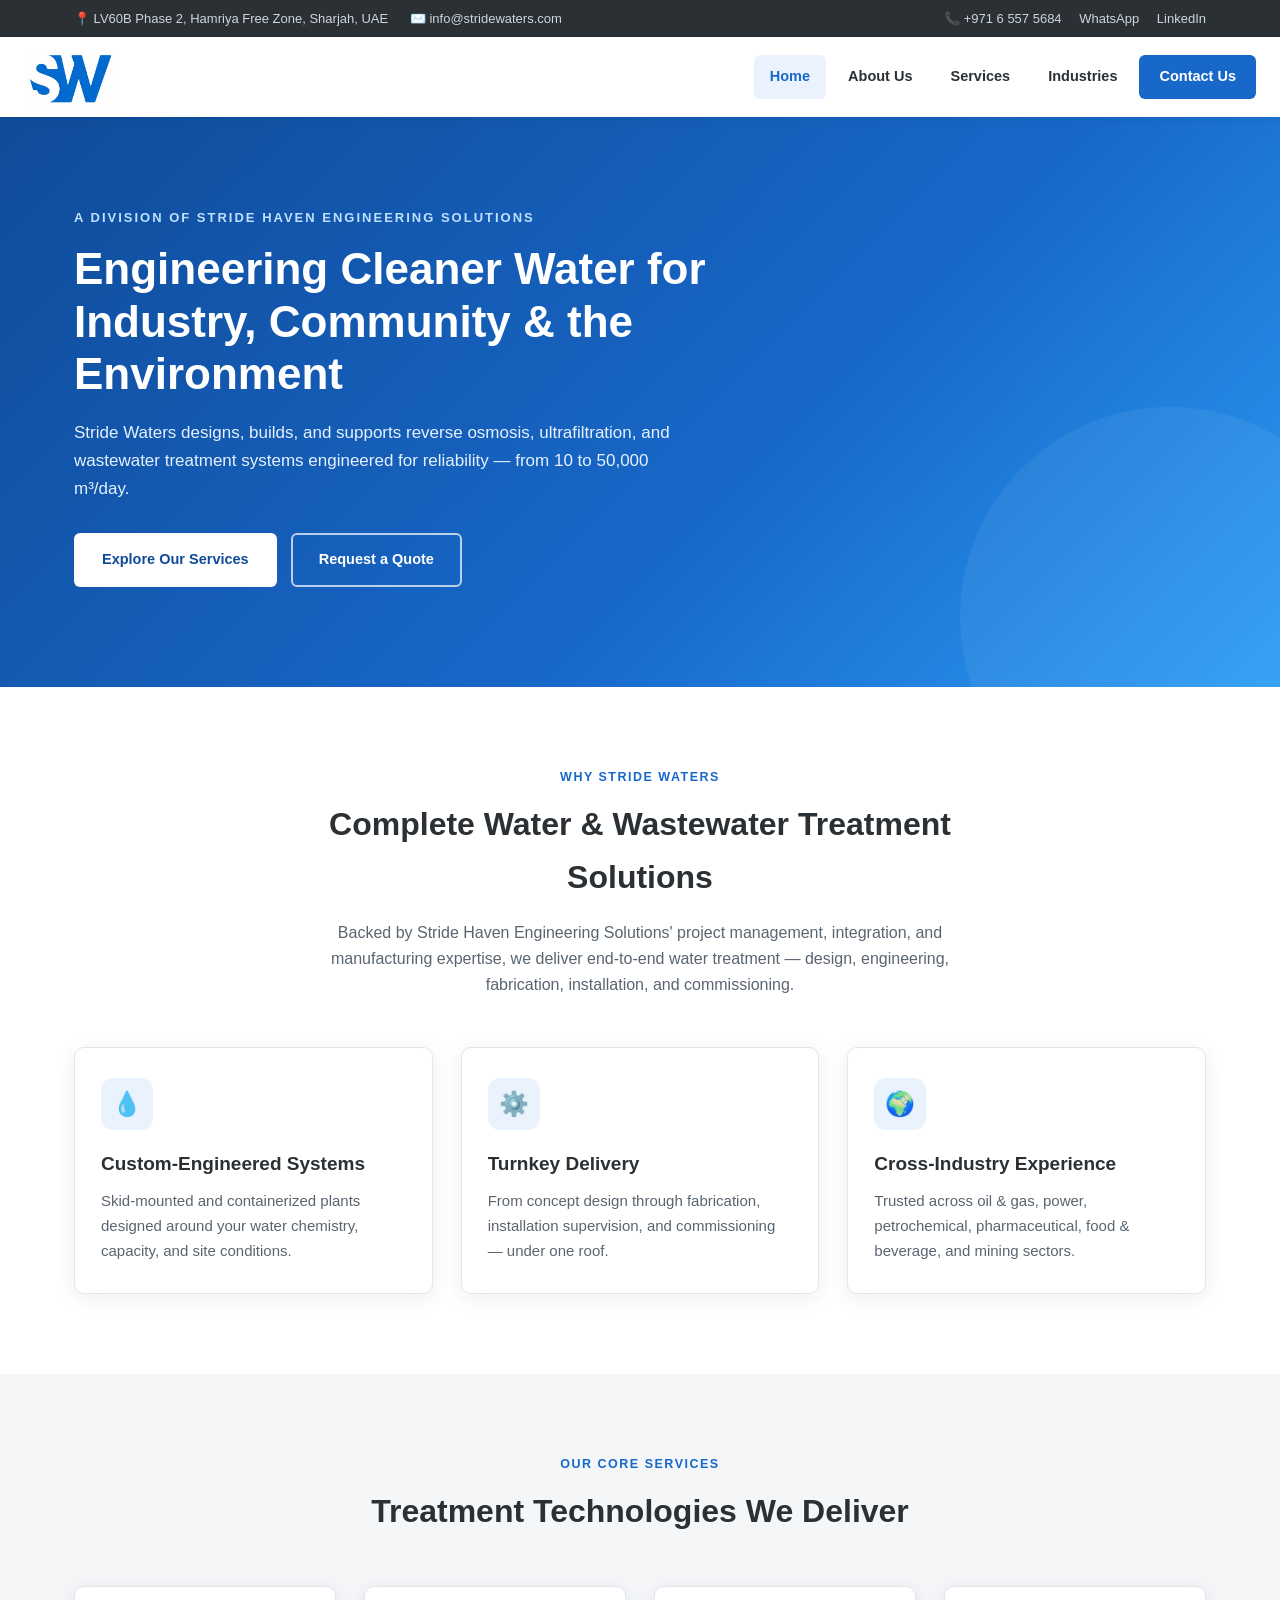
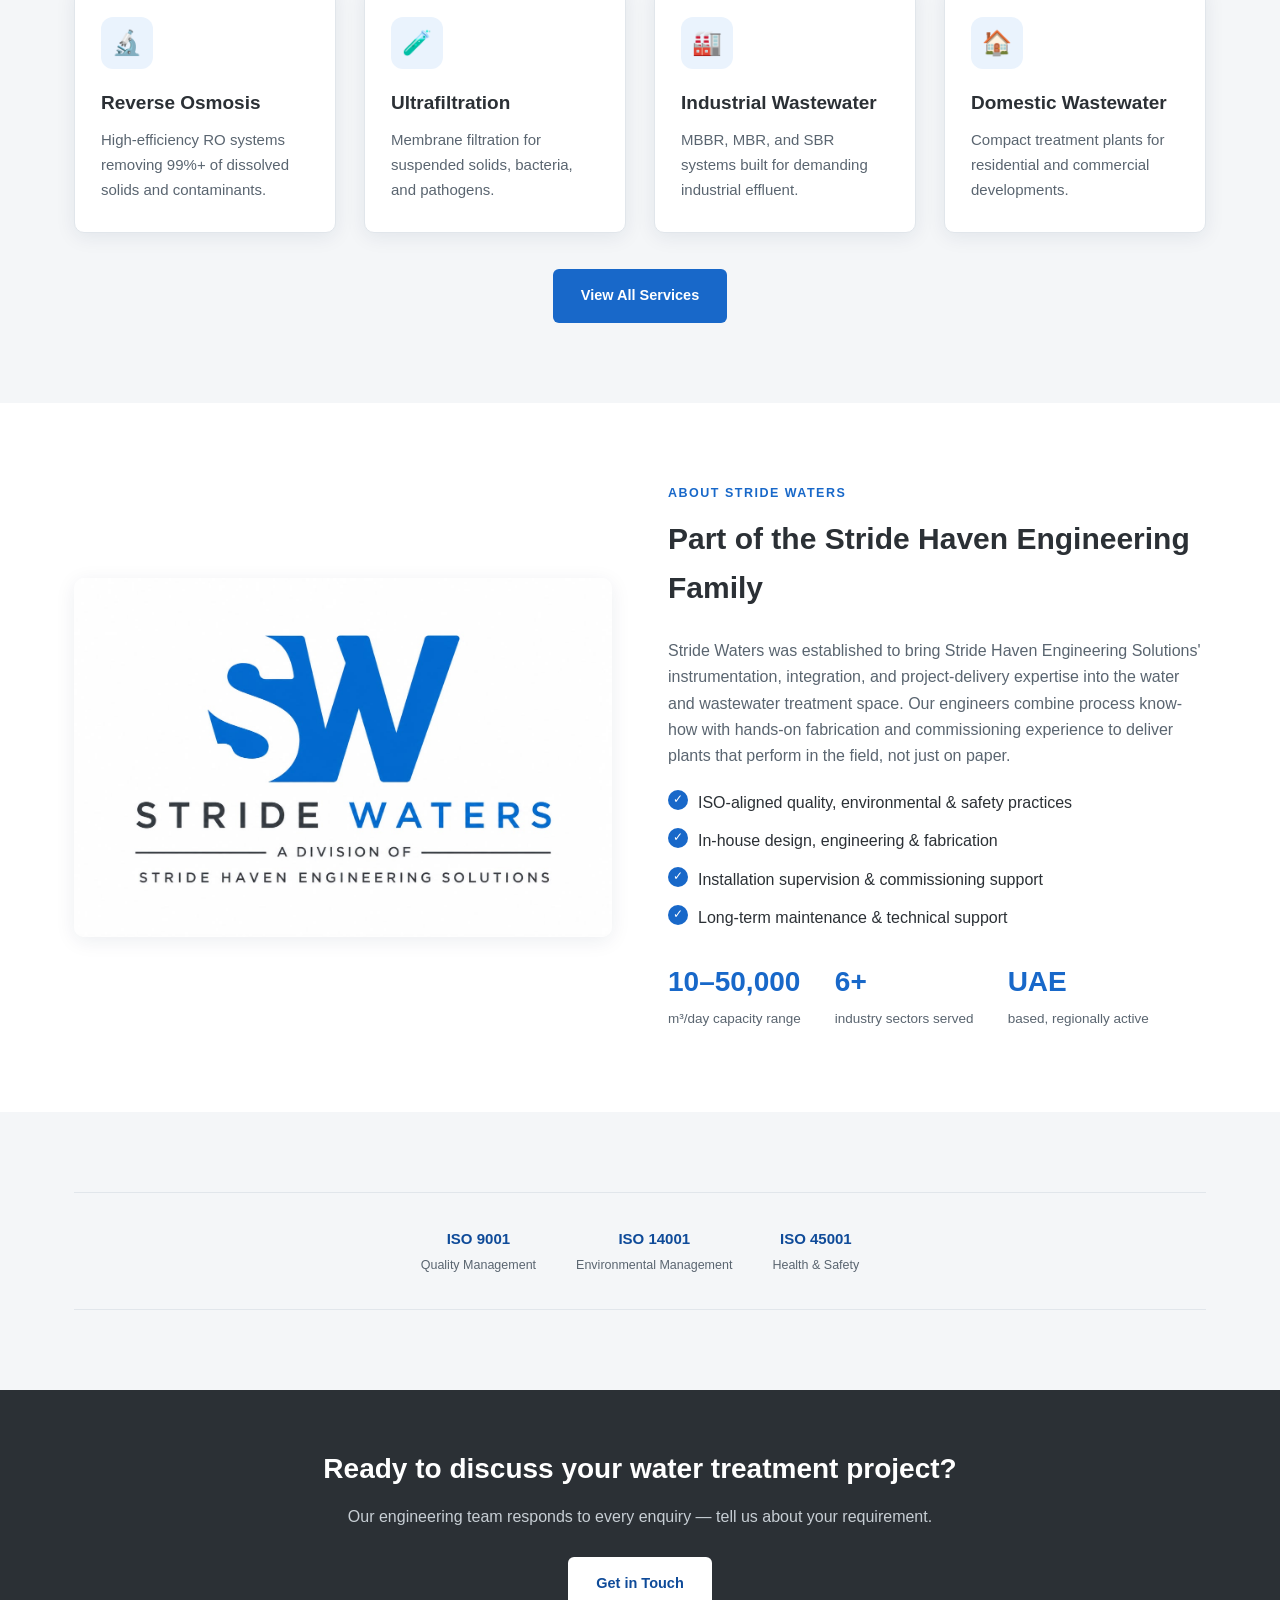
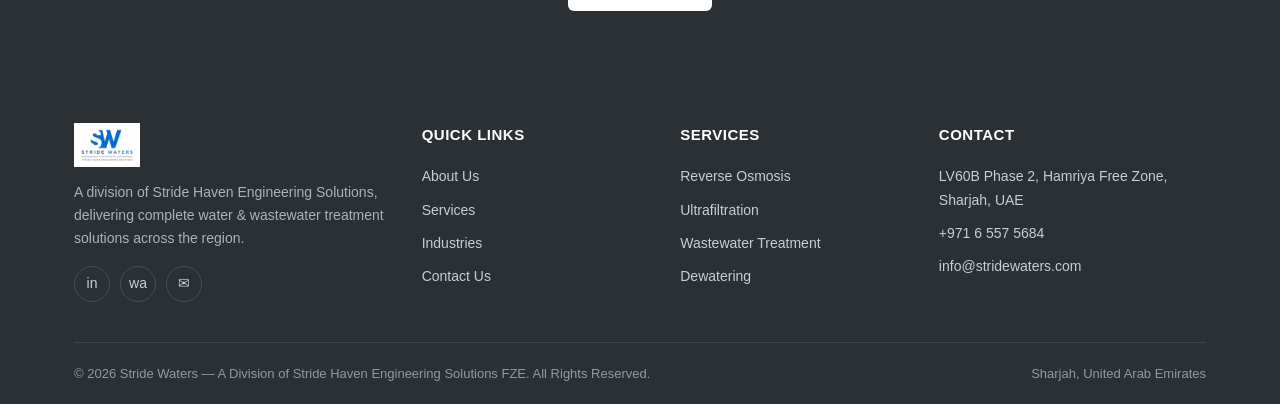
<file: index.html>
<!DOCTYPE html>
<html lang="en">
<head>
<meta charset="UTF-8">
<meta name="viewport" content="width=device-width, initial-scale=1.0">
<title>Stride Waters | Water &amp; Wastewater Treatment Solutions</title>
<meta name="description" content="Stride Waters, a division of Stride Haven Engineering Solutions, delivers reverse osmosis, ultrafiltration, and industrial wastewater treatment solutions across the UAE and beyond.">
<link rel="icon" href="assets/logo2.jpeg">
<link rel="stylesheet" href="styles.css">
</head>
<body>

<div class="topbar">
  <div class="container">
    <div class="topbar-links">
      <span>📍 LV60B Phase 2, Hamriya Free Zone, Sharjah, UAE</span>
      <span>✉️ <a href="mailto:info@stridewaters.com">info@stridewaters.com</a></span>
    </div>
    <div class="topbar-social">
      <a href="tel:+97165575684">📞 +971 6 557 5684</a>
      <a href="https://wa.me/971502446652" target="_blank" rel="noopener">WhatsApp</a>
      <a href="https://www.linkedin.com/company/stride-haven-engineering-solutions/" target="_blank" rel="noopener">LinkedIn</a>
    </div>
  </div>
</div>

<header class="site-header">
  <div class="nav-wrap">
    <a href="index.html" class="brand">
      <img src="assets/logo2.jpeg" alt="Stride Waters logo">
    </a>
    <nav class="main-nav">
      <ul>
        <li><a href="index.html" class="active">Home</a></li>
        <li><a href="about.html">About Us</a></li>
        <li><a href="services.html">Services</a></li>
        <li><a href="industries.html">Industries</a></li>
        <li><a href="contact.html" class="nav-cta">Contact Us</a></li>
      </ul>
    </nav>
  </div>
</header>

<section class="hero">
  <div class="container">
    <div class="hero-eyebrow">A Division of Stride Haven Engineering Solutions</div>
    <h1>Engineering Cleaner Water for Industry, Community &amp; the Environment</h1>
    <p>Stride Waters designs, builds, and supports reverse osmosis, ultrafiltration, and wastewater treatment systems engineered for reliability — from 10 to 50,000 m³/day.</p>
    <div class="hero-buttons">
      <a href="services.html" class="btn btn-primary">Explore Our Services</a>
      <a href="contact.html" class="btn btn-outline">Request a Quote</a>
    </div>
  </div>
</section>

<section>
  <div class="container">
    <div class="section-head">
      <div class="section-eyebrow">Why Stride Waters</div>
      <h2>Complete Water &amp; Wastewater Treatment Solutions</h2>
      <p>Backed by Stride Haven Engineering Solutions' project management, integration, and manufacturing expertise, we deliver end-to-end water treatment — design, engineering, fabrication, installation, and commissioning.</p>
    </div>
    <div class="grid grid-3">
      <div class="card">
        <div class="icon">💧</div>
        <h3>Custom-Engineered Systems</h3>
        <p>Skid-mounted and containerized plants designed around your water chemistry, capacity, and site conditions.</p>
      </div>
      <div class="card">
        <div class="icon">⚙️</div>
        <h3>Turnkey Delivery</h3>
        <p>From concept design through fabrication, installation supervision, and commissioning — under one roof.</p>
      </div>
      <div class="card">
        <div class="icon">🌍</div>
        <h3>Cross-Industry Experience</h3>
        <p>Trusted across oil &amp; gas, power, petrochemical, pharmaceutical, food &amp; beverage, and mining sectors.</p>
      </div>
    </div>
  </div>
</section>

<section class="section-alt">
  <div class="container">
    <div class="section-head">
      <div class="section-eyebrow">Our Core Services</div>
      <h2>Treatment Technologies We Deliver</h2>
    </div>
    <div class="grid grid-4">
      <div class="card">
        <div class="icon">🔬</div>
        <h3>Reverse Osmosis</h3>
        <p>High-efficiency RO systems removing 99%+ of dissolved solids and contaminants.</p>
      </div>
      <div class="card">
        <div class="icon">🧪</div>
        <h3>Ultrafiltration</h3>
        <p>Membrane filtration for suspended solids, bacteria, and pathogens.</p>
      </div>
      <div class="card">
        <div class="icon">🏭</div>
        <h3>Industrial Wastewater</h3>
        <p>MBBR, MBR, and SBR systems built for demanding industrial effluent.</p>
      </div>
      <div class="card">
        <div class="icon">🏠</div>
        <h3>Domestic Wastewater</h3>
        <p>Compact treatment plants for residential and commercial developments.</p>
      </div>
    </div>
    <div style="text-align:center; margin-top: 36px;">
      <a href="services.html" class="btn btn-solid">View All Services</a>
    </div>
  </div>
</section>

<section>
  <div class="container split">
    <div>
      <img src="assets/logo.jpeg" alt="Stride Waters">
    </div>
    <div>
      <div class="section-eyebrow">About Stride Waters</div>
      <h2>Part of the Stride Haven Engineering Family</h2>
      <p>Stride Waters was established to bring Stride Haven Engineering Solutions' instrumentation, integration, and project-delivery expertise into the water and wastewater treatment space. Our engineers combine process know-how with hands-on fabrication and commissioning experience to deliver plants that perform in the field, not just on paper.</p>
      <ul class="check-list">
        <li>ISO-aligned quality, environmental &amp; safety practices</li>
        <li>In-house design, engineering &amp; fabrication</li>
        <li>Installation supervision &amp; commissioning support</li>
        <li>Long-term maintenance &amp; technical support</li>
      </ul>
      <div class="stat-row">
        <div class="stat"><strong>10–50,000</strong><span>m³/day capacity range</span></div>
        <div class="stat"><strong>6+</strong><span>industry sectors served</span></div>
        <div class="stat"><strong>UAE</strong><span>based, regionally active</span></div>
      </div>
    </div>
  </div>
</section>

<section class="section-alt">
  <div class="container">
    <div class="cert-strip">
      <div class="cert">ISO 9001<span>Quality Management</span></div>
      <div class="cert">ISO 14001<span>Environmental Management</span></div>
      <div class="cert">ISO 45001<span>Health &amp; Safety</span></div>
    </div>
  </div>
</section>

<section class="cta-band">
  <div class="container">
    <h2>Ready to discuss your water treatment project?</h2>
    <p>Our engineering team responds to every enquiry — tell us about your requirement.</p>
    <a href="contact.html" class="btn btn-primary">Get in Touch</a>
  </div>
</section>

<footer class="site-footer">
  <div class="container">
    <div class="footer-grid">
      <div class="brand-block">
        <img src="assets/logo.jpeg" alt="Stride Waters">
        <p>A division of Stride Haven Engineering Solutions, delivering complete water &amp; wastewater treatment solutions across the region.</p>
        <div class="footer-social">
          <a href="https://www.linkedin.com/company/stride-haven-engineering-solutions/" target="_blank" rel="noopener">in</a>
          <a href="https://wa.me/971502446652" target="_blank" rel="noopener">wa</a>
          <a href="mailto:info@stridewaters.com">✉</a>
        </div>
      </div>
      <div>
        <h4>Quick Links</h4>
        <ul>
          <li><a href="about.html">About Us</a></li>
          <li><a href="services.html">Services</a></li>
          <li><a href="industries.html">Industries</a></li>
          <li><a href="contact.html">Contact Us</a></li>
        </ul>
      </div>
      <div>
        <h4>Services</h4>
        <ul>
          <li><a href="services.html">Reverse Osmosis</a></li>
          <li><a href="services.html">Ultrafiltration</a></li>
          <li><a href="services.html">Wastewater Treatment</a></li>
          <li><a href="services.html">Dewatering</a></li>
        </ul>
      </div>
      <div>
        <h4>Contact</h4>
        <ul>
          <li>LV60B Phase 2, Hamriya Free Zone, Sharjah, UAE</li>
          <li><a href="tel:+97165575684">+971 6 557 5684</a></li>
          <li><a href="mailto:info@stridewaters.com">info@stridewaters.com</a></li>
        </ul>
      </div>
    </div>
    <div class="footer-bottom">
      <span>© 2026 Stride Waters — A Division of Stride Haven Engineering Solutions FZE. All Rights Reserved.</span>
      <span>Sharjah, United Arab Emirates</span>
    </div>
  </div>
</footer>

</body>
</html>
</file>
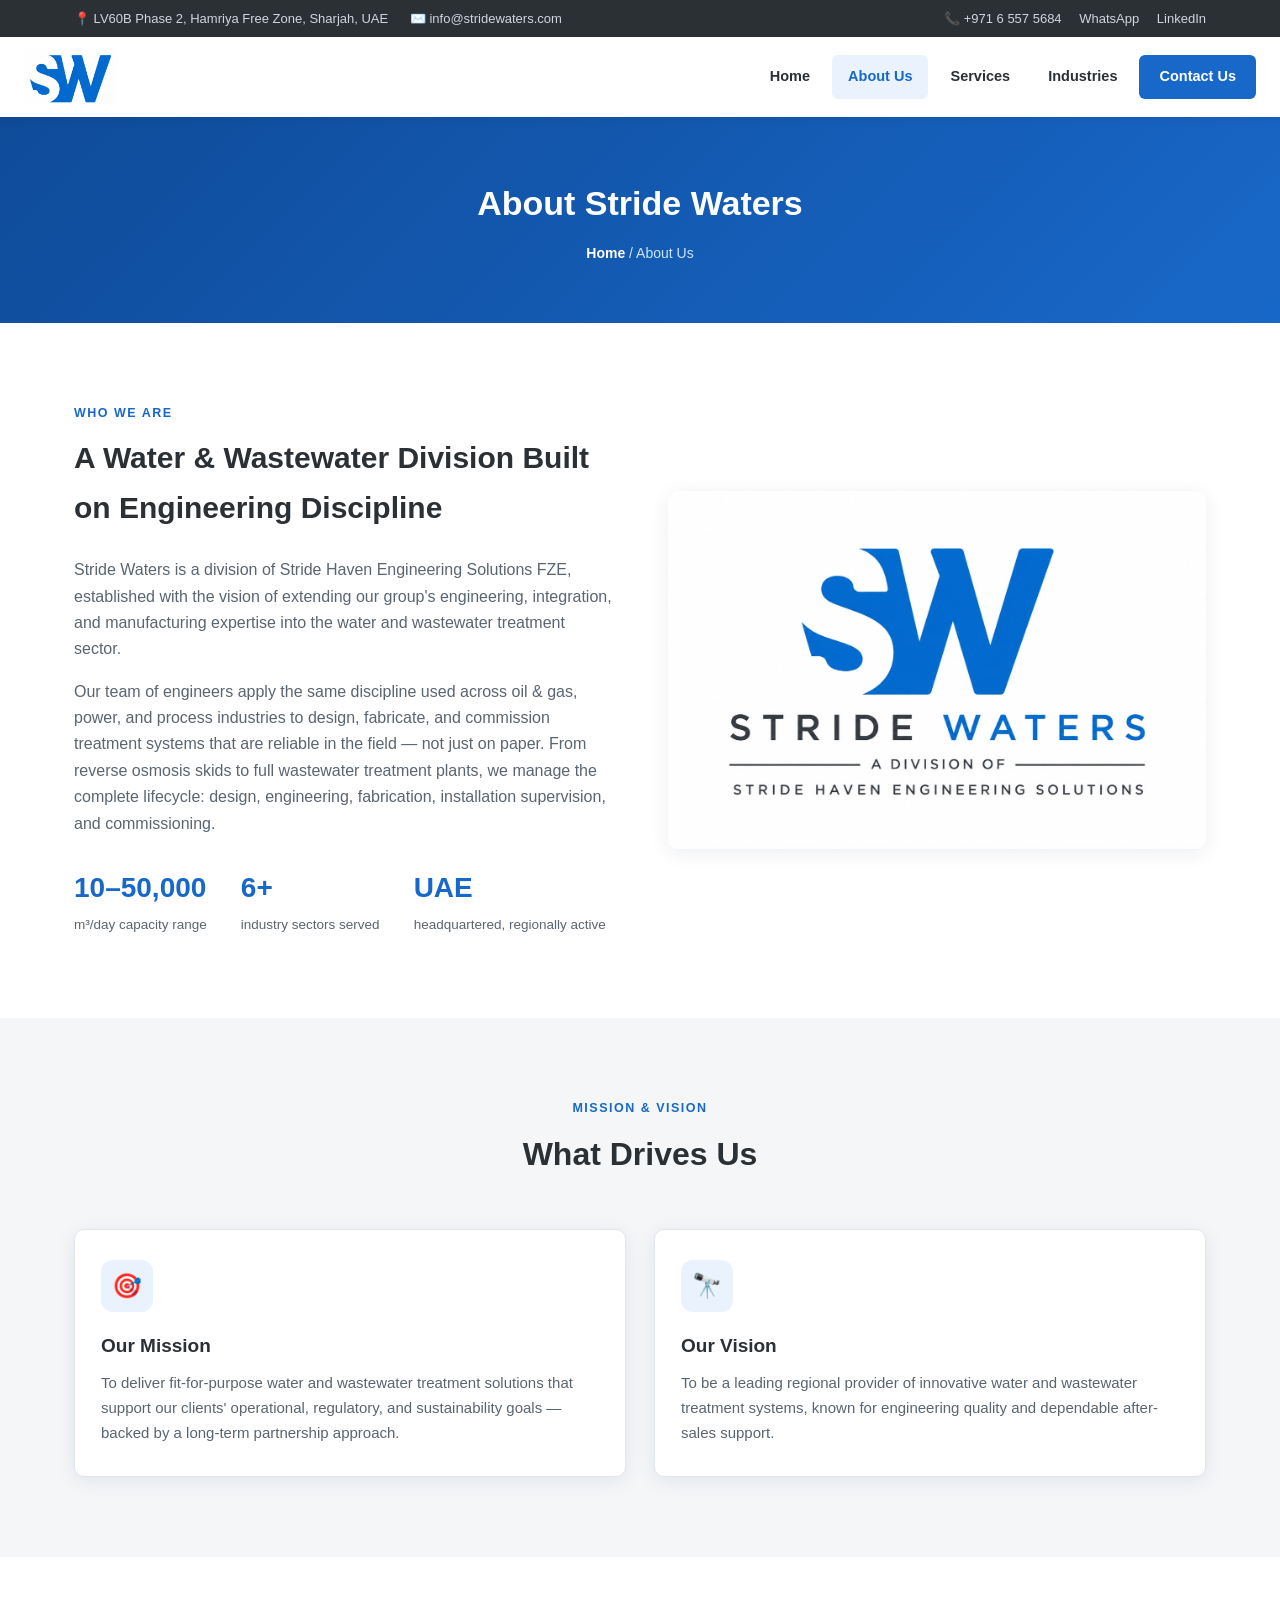
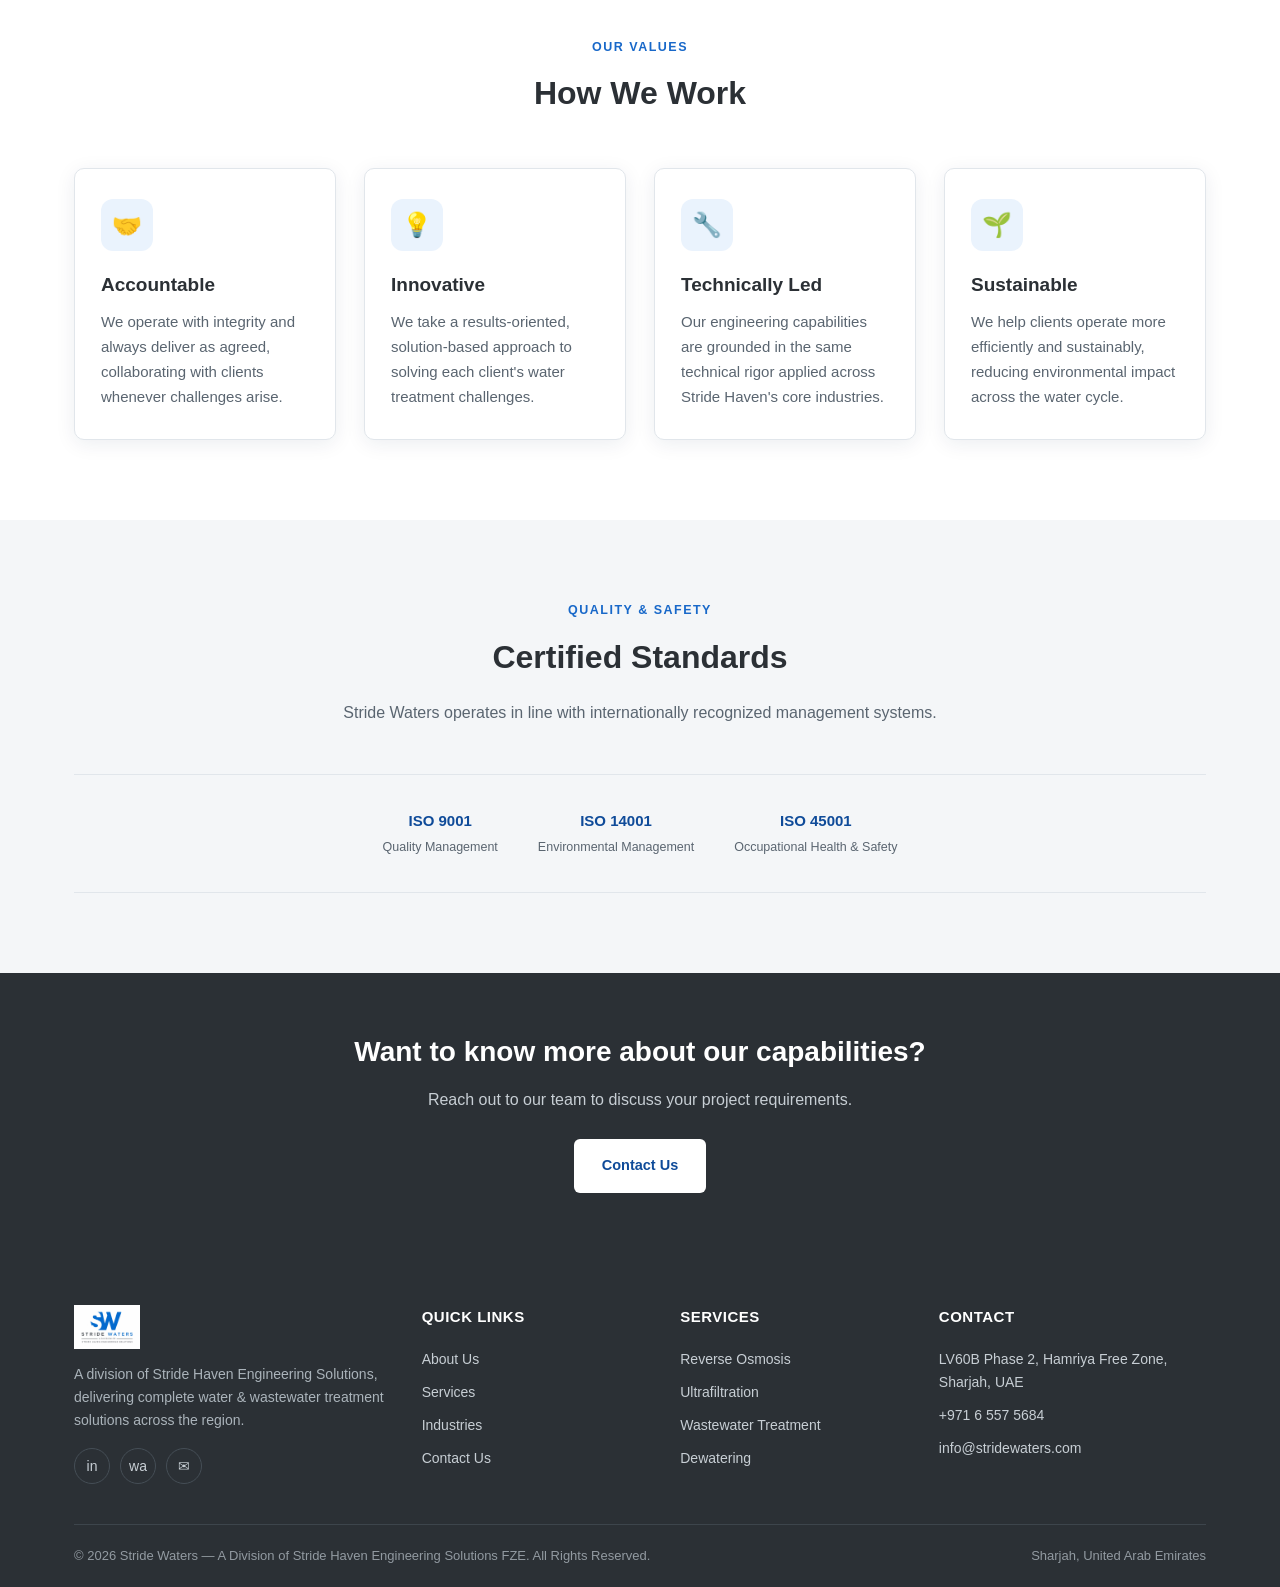
<file: about.html>
<!DOCTYPE html>
<html lang="en">
<head>
<meta charset="UTF-8">
<meta name="viewport" content="width=device-width, initial-scale=1.0">
<title>About Us | Stride Waters</title>
<meta name="description" content="Learn about Stride Waters, a division of Stride Haven Engineering Solutions, and our mission to deliver reliable water and wastewater treatment solutions.">
<link rel="icon" href="assets/logo2.jpeg">
<link rel="stylesheet" href="styles.css">
</head>
<body>

<div class="topbar">
  <div class="container">
    <div class="topbar-links">
      <span>📍 LV60B Phase 2, Hamriya Free Zone, Sharjah, UAE</span>
      <span>✉️ <a href="mailto:info@stridewaters.com">info@stridewaters.com</a></span>
    </div>
    <div class="topbar-social">
      <a href="tel:+97165575684">📞 +971 6 557 5684</a>
      <a href="https://wa.me/971502446652" target="_blank" rel="noopener">WhatsApp</a>
      <a href="https://www.linkedin.com/company/stride-haven-engineering-solutions/" target="_blank" rel="noopener">LinkedIn</a>
    </div>
  </div>
</div>

<header class="site-header">
  <div class="nav-wrap">
    <a href="index.html" class="brand">
      <img src="assets/logo2.jpeg" alt="Stride Waters logo">
    </a>
    <nav class="main-nav">
      <ul>
        <li><a href="index.html">Home</a></li>
        <li><a href="about.html" class="active">About Us</a></li>
        <li><a href="services.html">Services</a></li>
        <li><a href="industries.html">Industries</a></li>
        <li><a href="contact.html" class="nav-cta">Contact Us</a></li>
      </ul>
    </nav>
  </div>
</header>

<section class="page-header">
  <div class="container">
    <h1>About Stride Waters</h1>
    <div class="breadcrumb"><a href="index.html">Home</a> / About Us</div>
  </div>
</section>

<section>
  <div class="container split">
    <div>
      <div class="section-eyebrow">Who We Are</div>
      <h2>A Water &amp; Wastewater Division Built on Engineering Discipline</h2>
      <p>Stride Waters is a division of Stride Haven Engineering Solutions FZE, established with the vision of extending our group's engineering, integration, and manufacturing expertise into the water and wastewater treatment sector.</p>
      <p>Our team of engineers apply the same discipline used across oil &amp; gas, power, and process industries to design, fabricate, and commission treatment systems that are reliable in the field — not just on paper. From reverse osmosis skids to full wastewater treatment plants, we manage the complete lifecycle: design, engineering, fabrication, installation supervision, and commissioning.</p>
      <div class="stat-row">
        <div class="stat"><strong>10–50,000</strong><span>m³/day capacity range</span></div>
        <div class="stat"><strong>6+</strong><span>industry sectors served</span></div>
        <div class="stat"><strong>UAE</strong><span>headquartered, regionally active</span></div>
      </div>
    </div>
    <div>
      <img src="assets/logo.jpeg" alt="Stride Waters logo">
    </div>
  </div>
</section>

<section class="section-alt">
  <div class="container">
    <div class="section-head">
      <div class="section-eyebrow">Mission &amp; Vision</div>
      <h2>What Drives Us</h2>
    </div>
    <div class="grid grid-2">
      <div class="card">
        <div class="icon">🎯</div>
        <h3>Our Mission</h3>
        <p>To deliver fit-for-purpose water and wastewater treatment solutions that support our clients' operational, regulatory, and sustainability goals — backed by a long-term partnership approach.</p>
      </div>
      <div class="card">
        <div class="icon">🔭</div>
        <h3>Our Vision</h3>
        <p>To be a leading regional provider of innovative water and wastewater treatment systems, known for engineering quality and dependable after-sales support.</p>
      </div>
    </div>
  </div>
</section>

<section>
  <div class="container">
    <div class="section-head">
      <div class="section-eyebrow">Our Values</div>
      <h2>How We Work</h2>
    </div>
    <div class="grid grid-4">
      <div class="card">
        <div class="icon">🤝</div>
        <h3>Accountable</h3>
        <p>We operate with integrity and always deliver as agreed, collaborating with clients whenever challenges arise.</p>
      </div>
      <div class="card">
        <div class="icon">💡</div>
        <h3>Innovative</h3>
        <p>We take a results-oriented, solution-based approach to solving each client's water treatment challenges.</p>
      </div>
      <div class="card">
        <div class="icon">🔧</div>
        <h3>Technically Led</h3>
        <p>Our engineering capabilities are grounded in the same technical rigor applied across Stride Haven's core industries.</p>
      </div>
      <div class="card">
        <div class="icon">🌱</div>
        <h3>Sustainable</h3>
        <p>We help clients operate more efficiently and sustainably, reducing environmental impact across the water cycle.</p>
      </div>
    </div>
  </div>
</section>

<section class="section-alt">
  <div class="container">
    <div class="section-head">
      <div class="section-eyebrow">Quality &amp; Safety</div>
      <h2>Certified Standards</h2>
      <p>Stride Waters operates in line with internationally recognized management systems.</p>
    </div>
    <div class="cert-strip">
      <div class="cert">ISO 9001<span>Quality Management</span></div>
      <div class="cert">ISO 14001<span>Environmental Management</span></div>
      <div class="cert">ISO 45001<span>Occupational Health &amp; Safety</span></div>
    </div>
  </div>
</section>

<section class="cta-band">
  <div class="container">
    <h2>Want to know more about our capabilities?</h2>
    <p>Reach out to our team to discuss your project requirements.</p>
    <a href="contact.html" class="btn btn-primary">Contact Us</a>
  </div>
</section>

<footer class="site-footer">
  <div class="container">
    <div class="footer-grid">
      <div class="brand-block">
        <img src="assets/logo.jpeg" alt="Stride Waters">
        <p>A division of Stride Haven Engineering Solutions, delivering complete water &amp; wastewater treatment solutions across the region.</p>
        <div class="footer-social">
          <a href="https://www.linkedin.com/company/stride-haven-engineering-solutions/" target="_blank" rel="noopener">in</a>
          <a href="https://wa.me/971502446652" target="_blank" rel="noopener">wa</a>
          <a href="mailto:info@stridewaters.com">✉</a>
        </div>
      </div>
      <div>
        <h4>Quick Links</h4>
        <ul>
          <li><a href="about.html">About Us</a></li>
          <li><a href="services.html">Services</a></li>
          <li><a href="industries.html">Industries</a></li>
          <li><a href="contact.html">Contact Us</a></li>
        </ul>
      </div>
      <div>
        <h4>Services</h4>
        <ul>
          <li><a href="services.html">Reverse Osmosis</a></li>
          <li><a href="services.html">Ultrafiltration</a></li>
          <li><a href="services.html">Wastewater Treatment</a></li>
          <li><a href="services.html">Dewatering</a></li>
        </ul>
      </div>
      <div>
        <h4>Contact</h4>
        <ul>
          <li>LV60B Phase 2, Hamriya Free Zone, Sharjah, UAE</li>
          <li><a href="tel:+97165575684">+971 6 557 5684</a></li>
          <li><a href="mailto:info@stridewaters.com">info@stridewaters.com</a></li>
        </ul>
      </div>
    </div>
    <div class="footer-bottom">
      <span>© 2026 Stride Waters — A Division of Stride Haven Engineering Solutions FZE. All Rights Reserved.</span>
      <span>Sharjah, United Arab Emirates</span>
    </div>
  </div>
</footer>

</body>
</html>
</file>
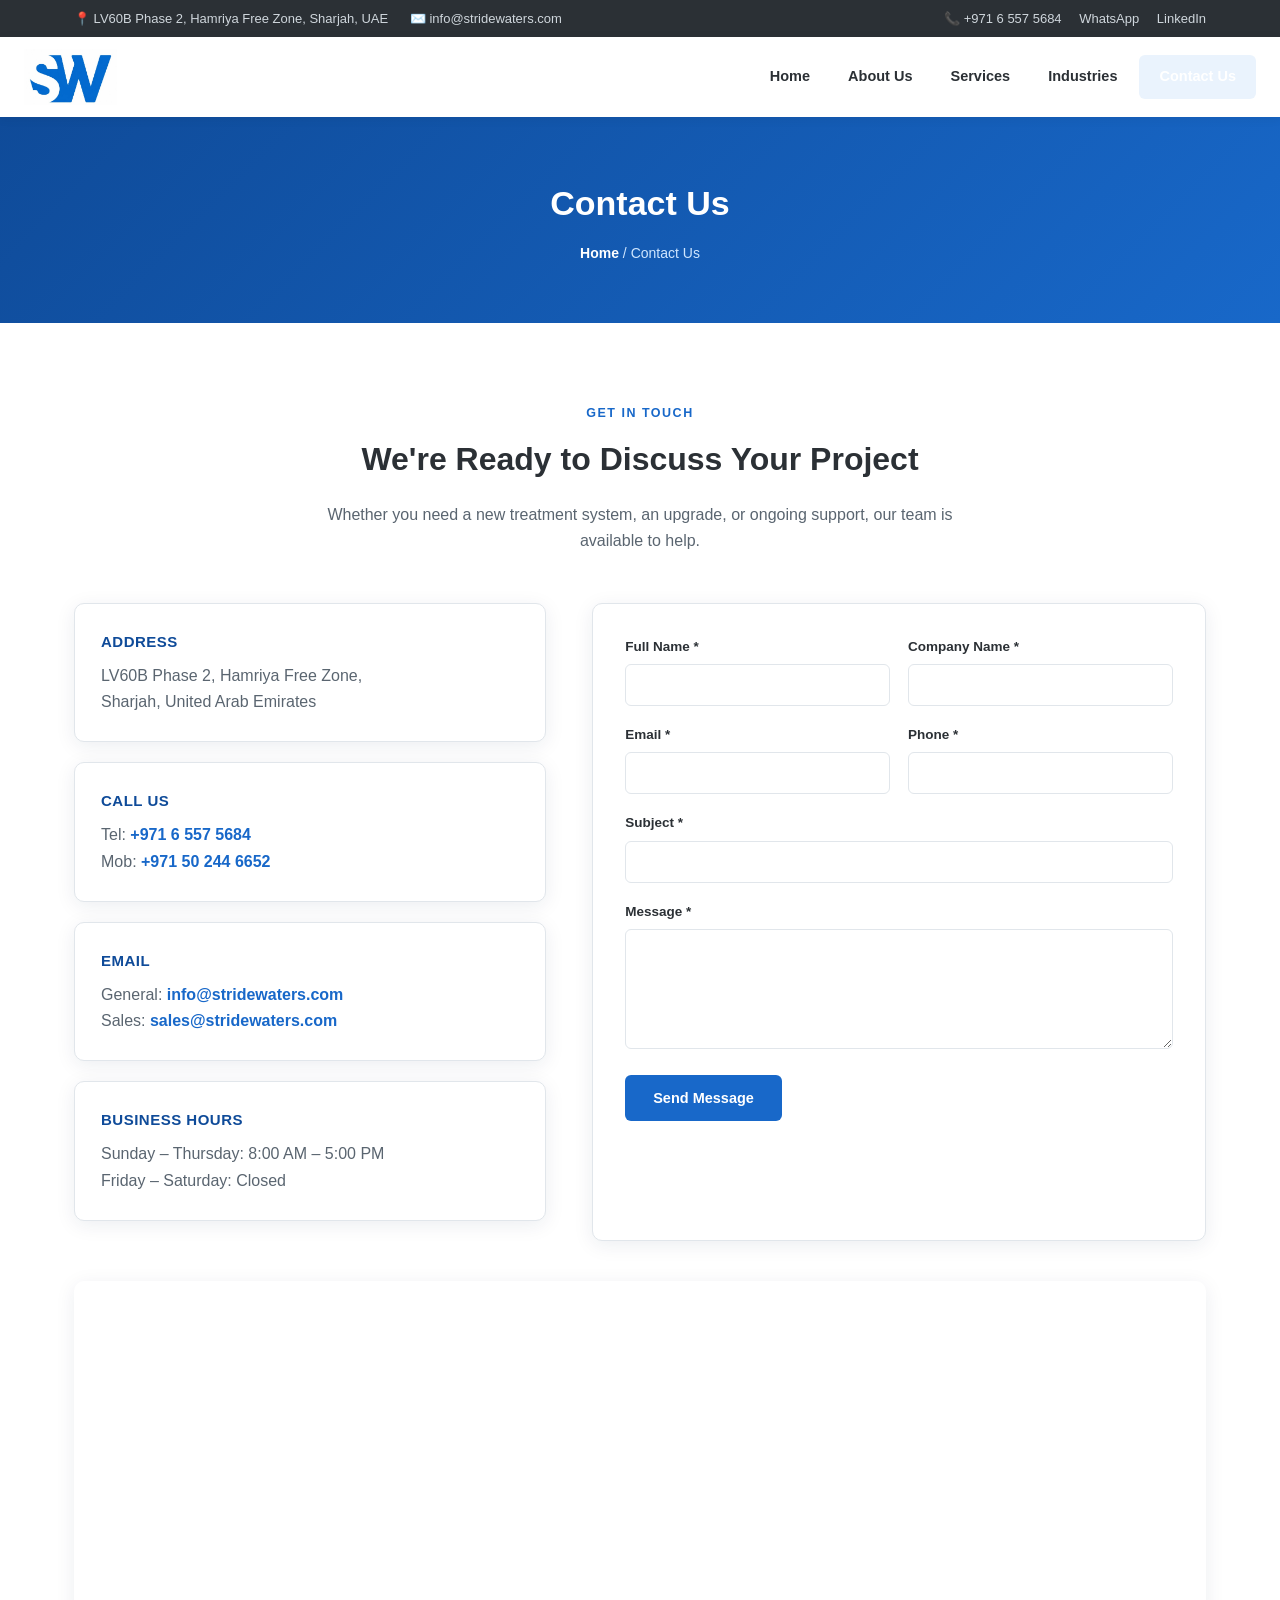
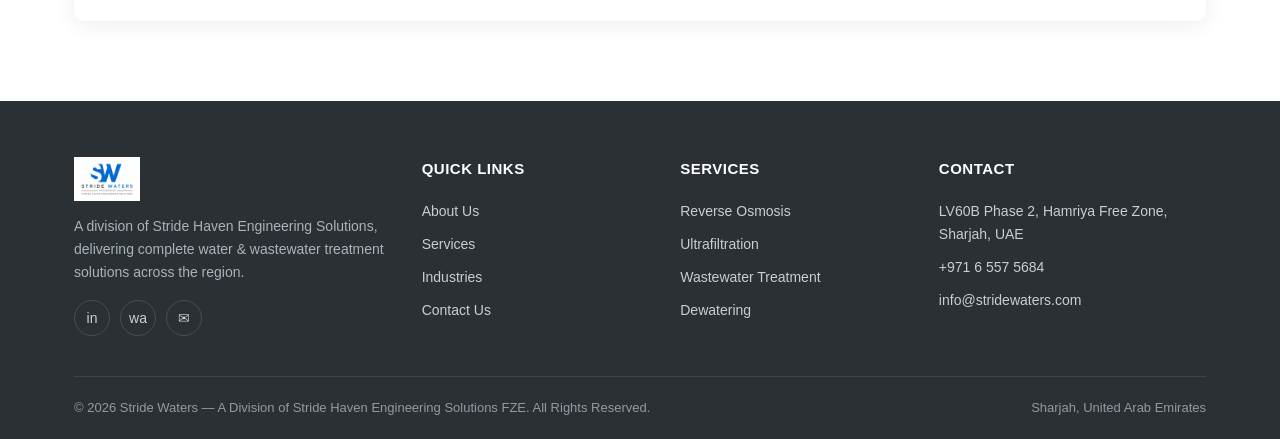
<file: contact.html>
<!DOCTYPE html>
<html lang="en">
<head>
<meta charset="UTF-8">
<meta name="viewport" content="width=device-width, initial-scale=1.0">
<title>Contact Us | Stride Waters</title>
<meta name="description" content="Contact Stride Waters, a division of Stride Haven Engineering Solutions FZE, based in Hamriya Free Zone, Sharjah, UAE.">
<link rel="icon" href="assets/logo2.jpeg">
<link rel="stylesheet" href="styles.css">
</head>
<body>

<div class="topbar">
  <div class="container">
    <div class="topbar-links">
      <span>📍 LV60B Phase 2, Hamriya Free Zone, Sharjah, UAE</span>
      <span>✉️ <a href="mailto:info@stridewaters.com">info@stridewaters.com</a></span>
    </div>
    <div class="topbar-social">
      <a href="tel:+97165575684">📞 +971 6 557 5684</a>
      <a href="https://wa.me/971502446652" target="_blank" rel="noopener">WhatsApp</a>
      <a href="https://www.linkedin.com/company/stride-haven-engineering-solutions/" target="_blank" rel="noopener">LinkedIn</a>
    </div>
  </div>
</div>

<header class="site-header">
  <div class="nav-wrap">
    <a href="index.html" class="brand">
      <img src="assets/logo2.jpeg" alt="Stride Waters logo">
    </a>
    <nav class="main-nav">
      <ul>
        <li><a href="index.html">Home</a></li>
        <li><a href="about.html">About Us</a></li>
        <li><a href="services.html">Services</a></li>
        <li><a href="industries.html">Industries</a></li>
        <li><a href="contact.html" class="nav-cta active">Contact Us</a></li>
      </ul>
    </nav>
  </div>
</header>

<section class="page-header">
  <div class="container">
    <h1>Contact Us</h1>
    <div class="breadcrumb"><a href="index.html">Home</a> / Contact Us</div>
  </div>
</section>

<section>
  <div class="container">
    <div class="section-head">
      <div class="section-eyebrow">Get In Touch</div>
      <h2>We're Ready to Discuss Your Project</h2>
      <p>Whether you need a new treatment system, an upgrade, or ongoing support, our team is available to help.</p>
    </div>

    <div class="contact-grid">
      <div>
        <div class="contact-info-card">
          <h4>Address</h4>
          <p>LV60B Phase 2, Hamriya Free Zone,<br>Sharjah, United Arab Emirates</p>
        </div>
        <div class="contact-info-card">
          <h4>Call Us</h4>
          <p>Tel: <a href="tel:+97165575684">+971 6 557 5684</a><br>Mob: <a href="tel:+971502446652">+971 50 244 6652</a></p>
        </div>
        <div class="contact-info-card">
          <h4>Email</h4>
          <p>General: <a href="mailto:info@stridewaters.com">info@stridewaters.com</a><br>Sales: <a href="mailto:sales@stridewaters.com">sales@stridewaters.com</a></p>
        </div>
        <div class="contact-info-card">
          <h4>Business Hours</h4>
          <p>Sunday – Thursday: 8:00 AM – 5:00 PM<br>Friday – Saturday: Closed</p>
        </div>
      </div>

      <form class="contact-form" onsubmit="return false;">
        <div class="form-row">
          <div>
            <label for="name">Full Name *</label>
            <input type="text" id="name" name="name" required>
          </div>
          <div>
            <label for="company">Company Name *</label>
            <input type="text" id="company" name="company" required>
          </div>
        </div>
        <div class="form-row">
          <div>
            <label for="email">Email *</label>
            <input type="email" id="email" name="email" required>
          </div>
          <div>
            <label for="phone">Phone *</label>
            <input type="tel" id="phone" name="phone" required>
          </div>
        </div>
        <div class="form-row full">
          <div>
            <label for="subject">Subject *</label>
            <input type="text" id="subject" name="subject" required>
          </div>
        </div>
        <div class="form-row full">
          <div>
            <label for="message">Message *</label>
            <textarea id="message" name="message" required></textarea>
          </div>
        </div>
        <button type="submit" class="btn btn-solid">Send Message</button>
      </form>
    </div>

    <div class="map-embed">
      <iframe src="https://www.google.com/maps/embed?pb=!1m14!1m8!1m3!1d14412.085441058933!2d55.5732231!3d25.4375494!3m2!1i1024!2i768!4f13.1!3m3!1m2!1s0x0%3A0xbd1603e41651f293!2sStride%20Haven%20Engineering%20Solutions%20FZE!5e0!3m2!1sen!2sin!4v1611843066038!5m2!1sen!2sin" loading="lazy" referrerpolicy="no-referrer-when-downgrade" allowfullscreen></iframe>
    </div>
  </div>
</section>

<footer class="site-footer">
  <div class="container">
    <div class="footer-grid">
      <div class="brand-block">
        <img src="assets/logo.jpeg" alt="Stride Waters">
        <p>A division of Stride Haven Engineering Solutions, delivering complete water &amp; wastewater treatment solutions across the region.</p>
        <div class="footer-social">
          <a href="https://www.linkedin.com/company/stride-haven-engineering-solutions/" target="_blank" rel="noopener">in</a>
          <a href="https://wa.me/971502446652" target="_blank" rel="noopener">wa</a>
          <a href="mailto:info@stridewaters.com">✉</a>
        </div>
      </div>
      <div>
        <h4>Quick Links</h4>
        <ul>
          <li><a href="about.html">About Us</a></li>
          <li><a href="services.html">Services</a></li>
          <li><a href="industries.html">Industries</a></li>
          <li><a href="contact.html">Contact Us</a></li>
        </ul>
      </div>
      <div>
        <h4>Services</h4>
        <ul>
          <li><a href="services.html">Reverse Osmosis</a></li>
          <li><a href="services.html">Ultrafiltration</a></li>
          <li><a href="services.html">Wastewater Treatment</a></li>
          <li><a href="services.html">Dewatering</a></li>
        </ul>
      </div>
      <div>
        <h4>Contact</h4>
        <ul>
          <li>LV60B Phase 2, Hamriya Free Zone, Sharjah, UAE</li>
          <li><a href="tel:+97165575684">+971 6 557 5684</a></li>
          <li><a href="mailto:info@stridewaters.com">info@stridewaters.com</a></li>
        </ul>
      </div>
    </div>
    <div class="footer-bottom">
      <span>© 2026 Stride Waters — A Division of Stride Haven Engineering Solutions FZE. All Rights Reserved.</span>
      <span>Sharjah, United Arab Emirates</span>
    </div>
  </div>
</footer>

</body>
</html>
</file>
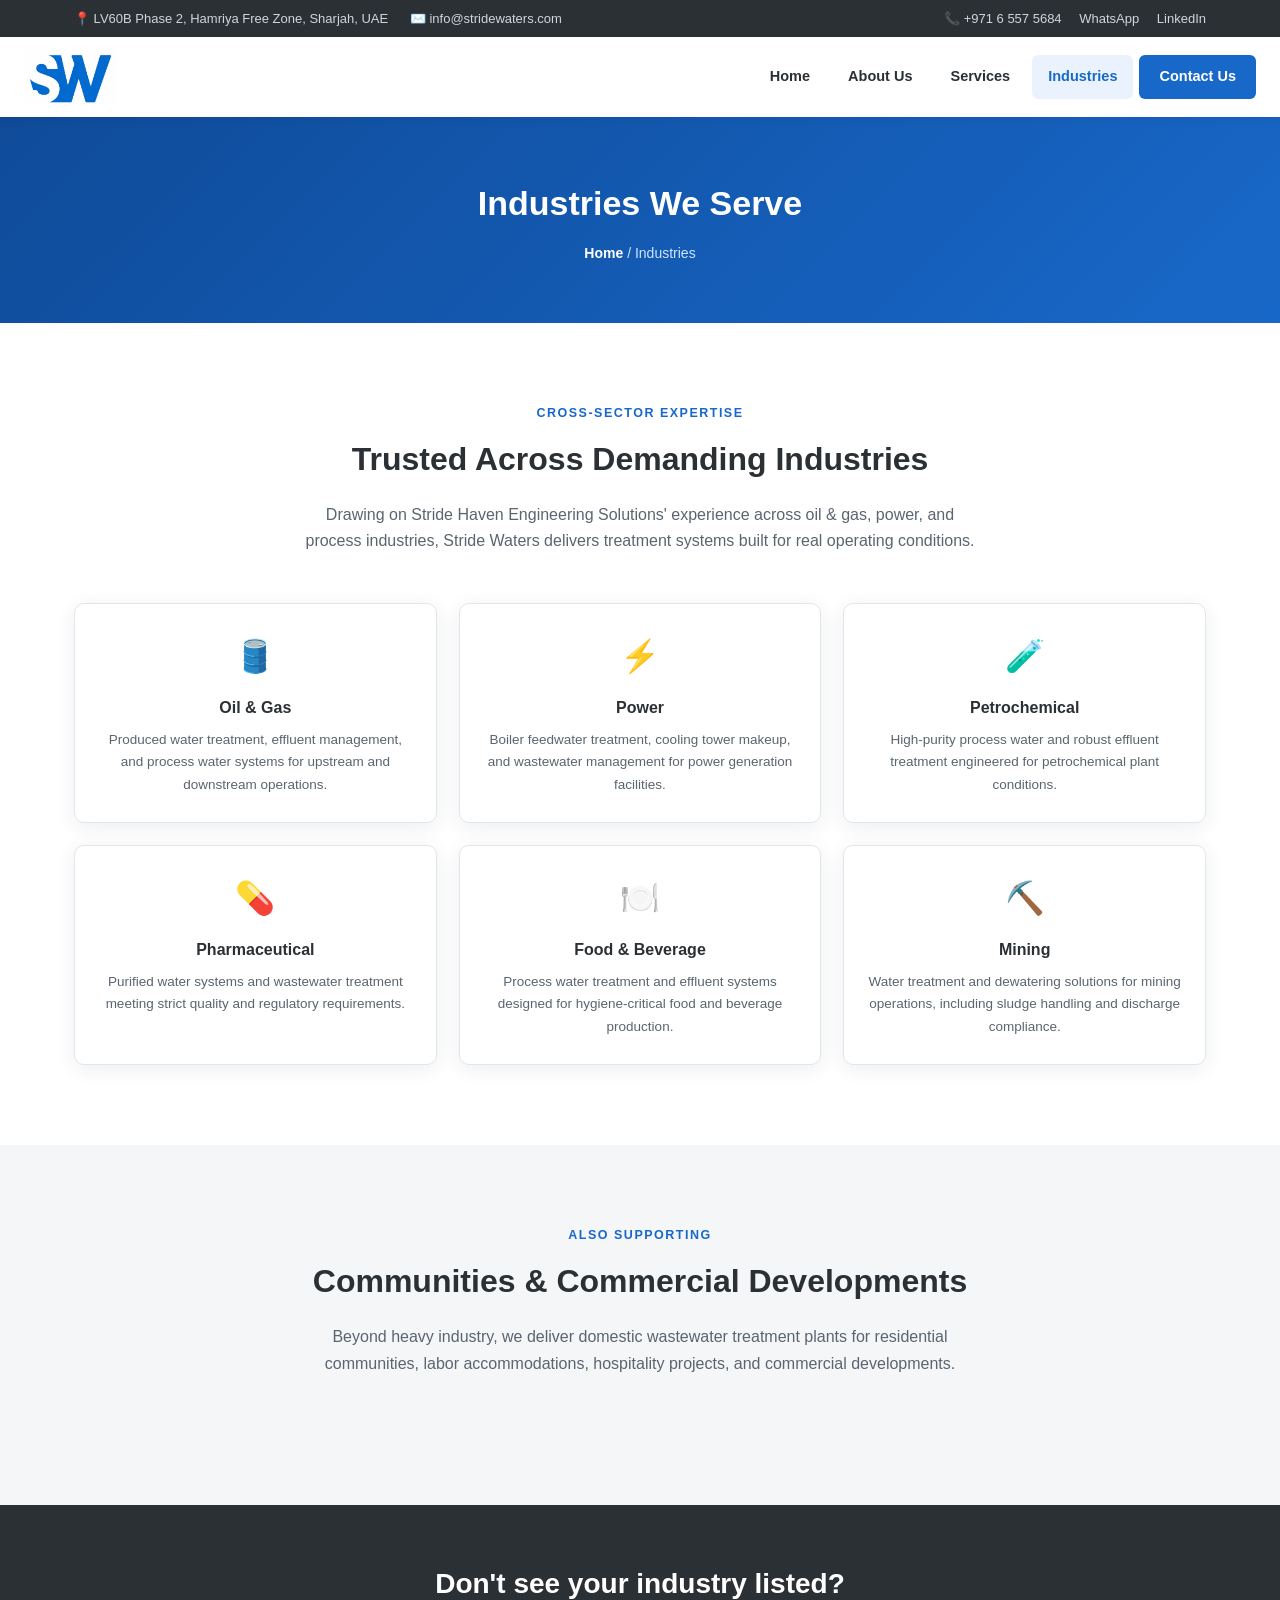
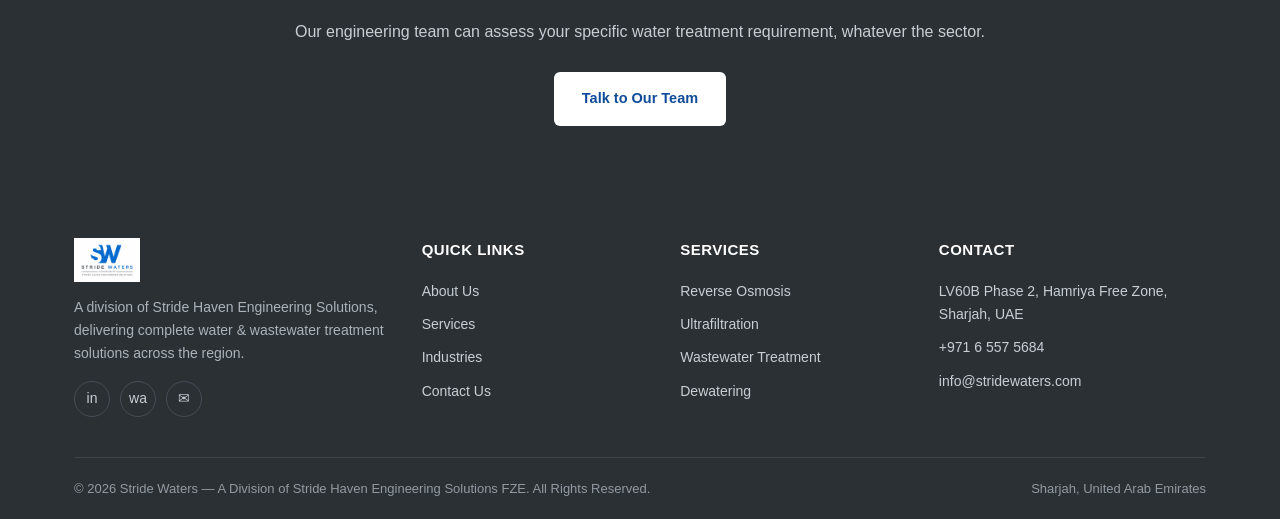
<file: industries.html>
<!DOCTYPE html>
<html lang="en">
<head>
<meta charset="UTF-8">
<meta name="viewport" content="width=device-width, initial-scale=1.0">
<title>Industries We Serve | Stride Waters</title>
<meta name="description" content="Stride Waters serves oil & gas, power, petrochemical, pharmaceutical, food & beverage, and mining industries with water and wastewater treatment solutions.">
<link rel="icon" href="assets/logo2.jpeg">
<link rel="stylesheet" href="styles.css">
</head>
<body>

<div class="topbar">
  <div class="container">
    <div class="topbar-links">
      <span>📍 LV60B Phase 2, Hamriya Free Zone, Sharjah, UAE</span>
      <span>✉️ <a href="mailto:info@stridewaters.com">info@stridewaters.com</a></span>
    </div>
    <div class="topbar-social">
      <a href="tel:+97165575684">📞 +971 6 557 5684</a>
      <a href="https://wa.me/971502446652" target="_blank" rel="noopener">WhatsApp</a>
      <a href="https://www.linkedin.com/company/stride-haven-engineering-solutions/" target="_blank" rel="noopener">LinkedIn</a>
    </div>
  </div>
</div>

<header class="site-header">
  <div class="nav-wrap">
    <a href="index.html" class="brand">
      <img src="assets/logo2.jpeg" alt="Stride Waters logo">
    </a>
    <nav class="main-nav">
      <ul>
        <li><a href="index.html">Home</a></li>
        <li><a href="about.html">About Us</a></li>
        <li><a href="services.html">Services</a></li>
        <li><a href="industries.html" class="active">Industries</a></li>
        <li><a href="contact.html" class="nav-cta">Contact Us</a></li>
      </ul>
    </nav>
  </div>
</header>

<section class="page-header">
  <div class="container">
    <h1>Industries We Serve</h1>
    <div class="breadcrumb"><a href="index.html">Home</a> / Industries</div>
  </div>
</section>

<section>
  <div class="container">
    <div class="section-head">
      <div class="section-eyebrow">Cross-Sector Expertise</div>
      <h2>Trusted Across Demanding Industries</h2>
      <p>Drawing on Stride Haven Engineering Solutions' experience across oil &amp; gas, power, and process industries, Stride Waters delivers treatment systems built for real operating conditions.</p>
    </div>
    <div class="industry-grid">
      <div class="industry-card">
        <div class="icon">🛢️</div>
        <h3>Oil &amp; Gas</h3>
        <p>Produced water treatment, effluent management, and process water systems for upstream and downstream operations.</p>
      </div>
      <div class="industry-card">
        <div class="icon">⚡</div>
        <h3>Power</h3>
        <p>Boiler feedwater treatment, cooling tower makeup, and wastewater management for power generation facilities.</p>
      </div>
      <div class="industry-card">
        <div class="icon">🧪</div>
        <h3>Petrochemical</h3>
        <p>High-purity process water and robust effluent treatment engineered for petrochemical plant conditions.</p>
      </div>
      <div class="industry-card">
        <div class="icon">💊</div>
        <h3>Pharmaceutical</h3>
        <p>Purified water systems and wastewater treatment meeting strict quality and regulatory requirements.</p>
      </div>
      <div class="industry-card">
        <div class="icon">🍽️</div>
        <h3>Food &amp; Beverage</h3>
        <p>Process water treatment and effluent systems designed for hygiene-critical food and beverage production.</p>
      </div>
      <div class="industry-card">
        <div class="icon">⛏️</div>
        <h3>Mining</h3>
        <p>Water treatment and dewatering solutions for mining operations, including sludge handling and discharge compliance.</p>
      </div>
    </div>
  </div>
</section>

<section class="section-alt">
  <div class="container">
    <div class="section-head">
      <div class="section-eyebrow">Also Supporting</div>
      <h2>Communities &amp; Commercial Developments</h2>
      <p>Beyond heavy industry, we deliver domestic wastewater treatment plants for residential communities, labor accommodations, hospitality projects, and commercial developments.</p>
    </div>
  </div>
</section>

<section class="cta-band">
  <div class="container">
    <h2>Don't see your industry listed?</h2>
    <p>Our engineering team can assess your specific water treatment requirement, whatever the sector.</p>
    <a href="contact.html" class="btn btn-primary">Talk to Our Team</a>
  </div>
</section>

<footer class="site-footer">
  <div class="container">
    <div class="footer-grid">
      <div class="brand-block">
        <img src="assets/logo.jpeg" alt="Stride Waters">
        <p>A division of Stride Haven Engineering Solutions, delivering complete water &amp; wastewater treatment solutions across the region.</p>
        <div class="footer-social">
          <a href="https://www.linkedin.com/company/stride-haven-engineering-solutions/" target="_blank" rel="noopener">in</a>
          <a href="https://wa.me/971502446652" target="_blank" rel="noopener">wa</a>
          <a href="mailto:info@stridewaters.com">✉</a>
        </div>
      </div>
      <div>
        <h4>Quick Links</h4>
        <ul>
          <li><a href="about.html">About Us</a></li>
          <li><a href="services.html">Services</a></li>
          <li><a href="industries.html">Industries</a></li>
          <li><a href="contact.html">Contact Us</a></li>
        </ul>
      </div>
      <div>
        <h4>Services</h4>
        <ul>
          <li><a href="services.html">Reverse Osmosis</a></li>
          <li><a href="services.html">Ultrafiltration</a></li>
          <li><a href="services.html">Wastewater Treatment</a></li>
          <li><a href="services.html">Dewatering</a></li>
        </ul>
      </div>
      <div>
        <h4>Contact</h4>
        <ul>
          <li>LV60B Phase 2, Hamriya Free Zone, Sharjah, UAE</li>
          <li><a href="tel:+97165575684">+971 6 557 5684</a></li>
          <li><a href="mailto:info@stridewaters.com">info@stridewaters.com</a></li>
        </ul>
      </div>
    </div>
    <div class="footer-bottom">
      <span>© 2026 Stride Waters — A Division of Stride Haven Engineering Solutions FZE. All Rights Reserved.</span>
      <span>Sharjah, United Arab Emirates</span>
    </div>
  </div>
</footer>

</body>
</html>
</file>
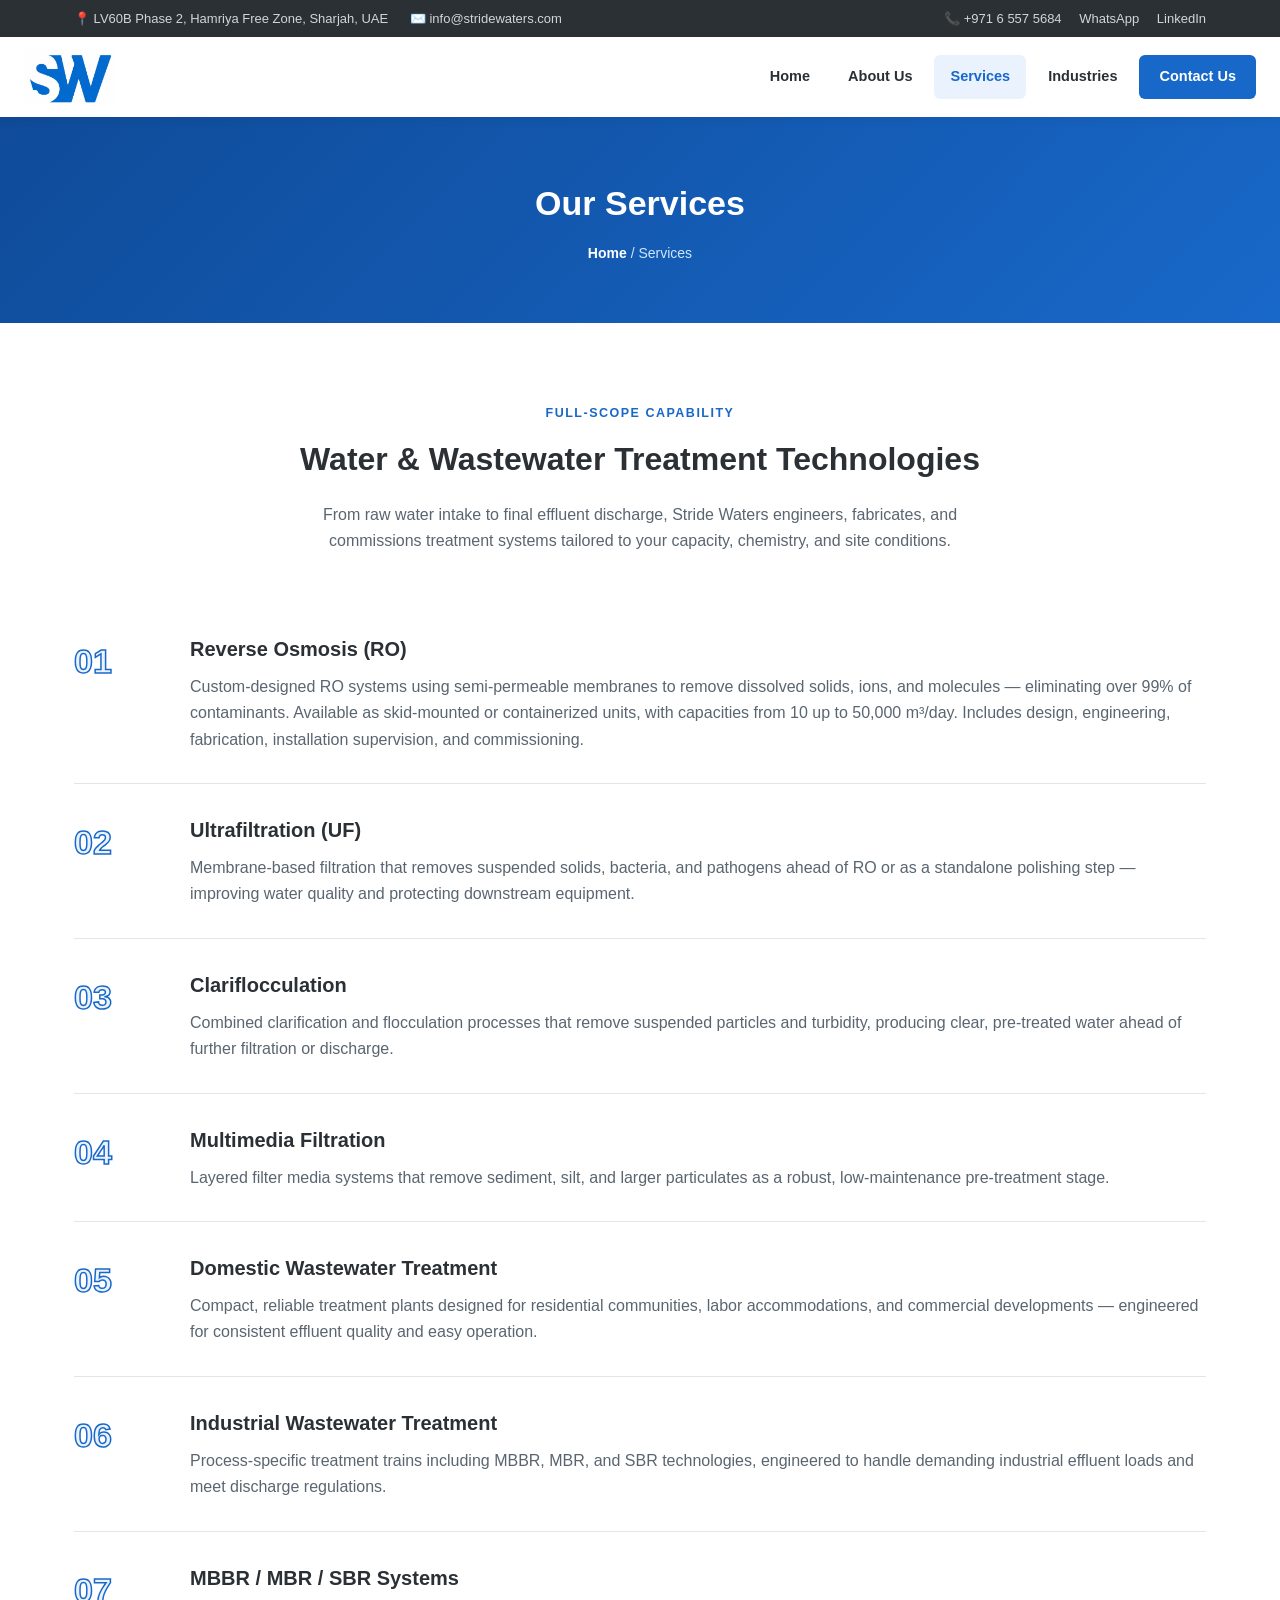
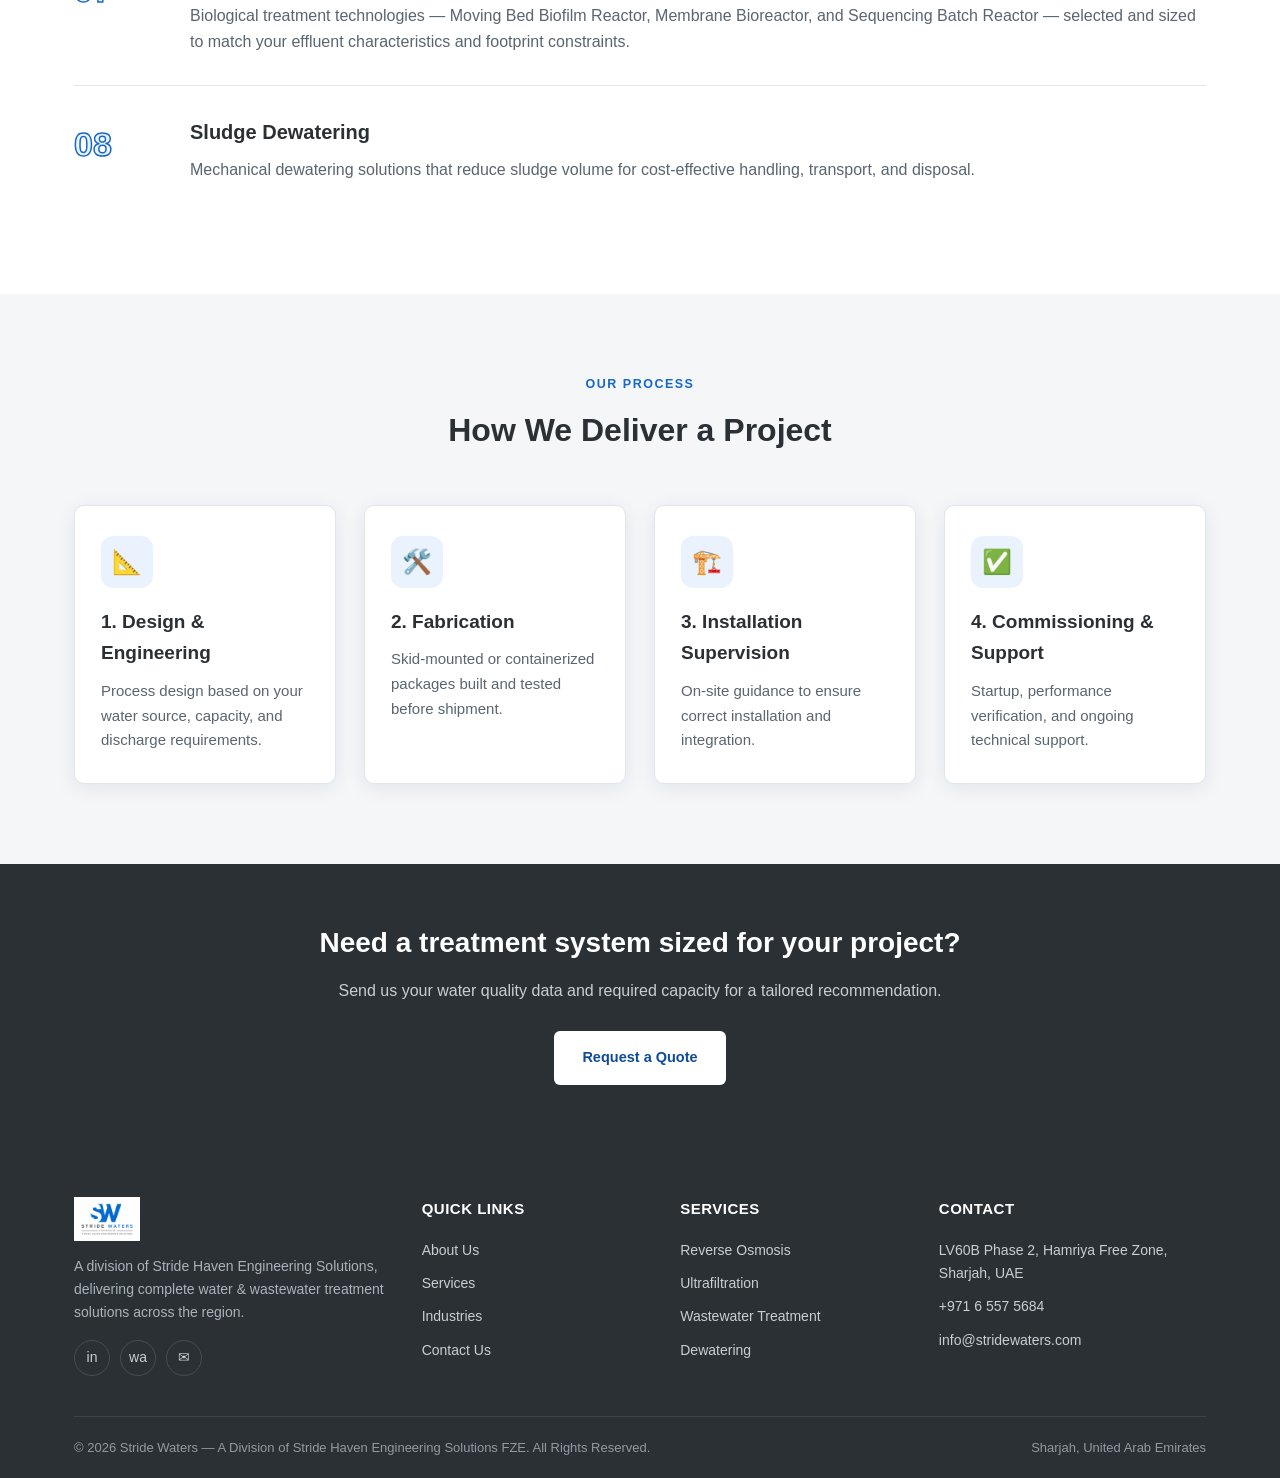
<file: services.html>
<!DOCTYPE html>
<html lang="en">
<head>
<meta charset="UTF-8">
<meta name="viewport" content="width=device-width, initial-scale=1.0">
<title>Services | Stride Waters</title>
<meta name="description" content="Stride Waters services: reverse osmosis, ultrafiltration, clariflocculation, domestic and industrial wastewater treatment, MBBR/MBR/SBR, dewatering, and multimedia filtration.">
<link rel="icon" href="assets/logo2.jpeg">
<link rel="stylesheet" href="styles.css">
</head>
<body>

<div class="topbar">
  <div class="container">
    <div class="topbar-links">
      <span>📍 LV60B Phase 2, Hamriya Free Zone, Sharjah, UAE</span>
      <span>✉️ <a href="mailto:info@stridewaters.com">info@stridewaters.com</a></span>
    </div>
    <div class="topbar-social">
      <a href="tel:+97165575684">📞 +971 6 557 5684</a>
      <a href="https://wa.me/971502446652" target="_blank" rel="noopener">WhatsApp</a>
      <a href="https://www.linkedin.com/company/stride-haven-engineering-solutions/" target="_blank" rel="noopener">LinkedIn</a>
    </div>
  </div>
</div>

<header class="site-header">
  <div class="nav-wrap">
    <a href="index.html" class="brand">
      <img src="assets/logo2.jpeg" alt="Stride Waters logo">
    </a>
    <nav class="main-nav">
      <ul>
        <li><a href="index.html">Home</a></li>
        <li><a href="about.html">About Us</a></li>
        <li><a href="services.html" class="active">Services</a></li>
        <li><a href="industries.html">Industries</a></li>
        <li><a href="contact.html" class="nav-cta">Contact Us</a></li>
      </ul>
    </nav>
  </div>
</header>

<section class="page-header">
  <div class="container">
    <h1>Our Services</h1>
    <div class="breadcrumb"><a href="index.html">Home</a> / Services</div>
  </div>
</section>

<section>
  <div class="container">
    <div class="section-head">
      <div class="section-eyebrow">Full-Scope Capability</div>
      <h2>Water &amp; Wastewater Treatment Technologies</h2>
      <p>From raw water intake to final effluent discharge, Stride Waters engineers, fabricates, and commissions treatment systems tailored to your capacity, chemistry, and site conditions.</p>
    </div>

    <div class="service-detail">
      <div class="num">01</div>
      <div>
        <h3>Reverse Osmosis (RO)</h3>
        <p>Custom-designed RO systems using semi-permeable membranes to remove dissolved solids, ions, and molecules — eliminating over 99% of contaminants. Available as skid-mounted or containerized units, with capacities from 10 up to 50,000 m³/day. Includes design, engineering, fabrication, installation supervision, and commissioning.</p>
      </div>
    </div>

    <div class="service-detail">
      <div class="num">02</div>
      <div>
        <h3>Ultrafiltration (UF)</h3>
        <p>Membrane-based filtration that removes suspended solids, bacteria, and pathogens ahead of RO or as a standalone polishing step — improving water quality and protecting downstream equipment.</p>
      </div>
    </div>

    <div class="service-detail">
      <div class="num">03</div>
      <div>
        <h3>Clariflocculation</h3>
        <p>Combined clarification and flocculation processes that remove suspended particles and turbidity, producing clear, pre-treated water ahead of further filtration or discharge.</p>
      </div>
    </div>

    <div class="service-detail">
      <div class="num">04</div>
      <div>
        <h3>Multimedia Filtration</h3>
        <p>Layered filter media systems that remove sediment, silt, and larger particulates as a robust, low-maintenance pre-treatment stage.</p>
      </div>
    </div>

    <div class="service-detail">
      <div class="num">05</div>
      <div>
        <h3>Domestic Wastewater Treatment</h3>
        <p>Compact, reliable treatment plants designed for residential communities, labor accommodations, and commercial developments — engineered for consistent effluent quality and easy operation.</p>
      </div>
    </div>

    <div class="service-detail">
      <div class="num">06</div>
      <div>
        <h3>Industrial Wastewater Treatment</h3>
        <p>Process-specific treatment trains including MBBR, MBR, and SBR technologies, engineered to handle demanding industrial effluent loads and meet discharge regulations.</p>
      </div>
    </div>

    <div class="service-detail">
      <div class="num">07</div>
      <div>
        <h3>MBBR / MBR / SBR Systems</h3>
        <p>Biological treatment technologies — Moving Bed Biofilm Reactor, Membrane Bioreactor, and Sequencing Batch Reactor — selected and sized to match your effluent characteristics and footprint constraints.</p>
      </div>
    </div>

    <div class="service-detail">
      <div class="num">08</div>
      <div>
        <h3>Sludge Dewatering</h3>
        <p>Mechanical dewatering solutions that reduce sludge volume for cost-effective handling, transport, and disposal.</p>
      </div>
    </div>
  </div>
</section>

<section class="section-alt">
  <div class="container">
    <div class="section-head">
      <div class="section-eyebrow">Our Process</div>
      <h2>How We Deliver a Project</h2>
    </div>
    <div class="grid grid-4">
      <div class="card">
        <div class="icon">📐</div>
        <h3>1. Design &amp; Engineering</h3>
        <p>Process design based on your water source, capacity, and discharge requirements.</p>
      </div>
      <div class="card">
        <div class="icon">🛠️</div>
        <h3>2. Fabrication</h3>
        <p>Skid-mounted or containerized packages built and tested before shipment.</p>
      </div>
      <div class="card">
        <div class="icon">🏗️</div>
        <h3>3. Installation Supervision</h3>
        <p>On-site guidance to ensure correct installation and integration.</p>
      </div>
      <div class="card">
        <div class="icon">✅</div>
        <h3>4. Commissioning &amp; Support</h3>
        <p>Startup, performance verification, and ongoing technical support.</p>
      </div>
    </div>
  </div>
</section>

<section class="cta-band">
  <div class="container">
    <h2>Need a treatment system sized for your project?</h2>
    <p>Send us your water quality data and required capacity for a tailored recommendation.</p>
    <a href="contact.html" class="btn btn-primary">Request a Quote</a>
  </div>
</section>

<footer class="site-footer">
  <div class="container">
    <div class="footer-grid">
      <div class="brand-block">
        <img src="assets/logo.jpeg" alt="Stride Waters">
        <p>A division of Stride Haven Engineering Solutions, delivering complete water &amp; wastewater treatment solutions across the region.</p>
        <div class="footer-social">
          <a href="https://www.linkedin.com/company/stride-haven-engineering-solutions/" target="_blank" rel="noopener">in</a>
          <a href="https://wa.me/971502446652" target="_blank" rel="noopener">wa</a>
          <a href="mailto:info@stridewaters.com">✉</a>
        </div>
      </div>
      <div>
        <h4>Quick Links</h4>
        <ul>
          <li><a href="about.html">About Us</a></li>
          <li><a href="services.html">Services</a></li>
          <li><a href="industries.html">Industries</a></li>
          <li><a href="contact.html">Contact Us</a></li>
        </ul>
      </div>
      <div>
        <h4>Services</h4>
        <ul>
          <li><a href="services.html">Reverse Osmosis</a></li>
          <li><a href="services.html">Ultrafiltration</a></li>
          <li><a href="services.html">Wastewater Treatment</a></li>
          <li><a href="services.html">Dewatering</a></li>
        </ul>
      </div>
      <div>
        <h4>Contact</h4>
        <ul>
          <li>LV60B Phase 2, Hamriya Free Zone, Sharjah, UAE</li>
          <li><a href="tel:+97165575684">+971 6 557 5684</a></li>
          <li><a href="mailto:info@stridewaters.com">info@stridewaters.com</a></li>
        </ul>
      </div>
    </div>
    <div class="footer-bottom">
      <span>© 2026 Stride Waters — A Division of Stride Haven Engineering Solutions FZE. All Rights Reserved.</span>
      <span>Sharjah, United Arab Emirates</span>
    </div>
  </div>
</footer>

</body>
</html>
</file>
<file: styles.css>
/* Stride Waters — shared stylesheet */

:root {
  --sw-blue: #1868c9;
  --sw-blue-dark: #0f4b99;
  --sw-blue-light: #eaf3fd;
  --sw-charcoal: #2b3035;
  --sw-gray: #5a6570;
  --sw-gray-light: #f4f6f8;
  --sw-border: #e1e6eb;
  --sw-white: #ffffff;
  --sw-shadow: 0 4px 20px rgba(15, 40, 80, 0.08);
  --sw-radius: 10px;
  --font: 'Segoe UI', 'Helvetica Neue', Arial, sans-serif;
}

* { box-sizing: border-box; }

html { scroll-behavior: smooth; }

body {
  margin: 0;
  font-family: var(--font);
  color: var(--sw-charcoal);
  line-height: 1.65;
  background: var(--sw-white);
}

img { max-width: 100%; display: block; }

a { text-decoration: none; color: inherit; }

.container {
  max-width: 1180px;
  margin: 0 auto;
  padding: 0 24px;
}

/* ---------- Top bar ---------- */
.topbar {
  background: var(--sw-charcoal);
  color: #cfd6dc;
  font-size: 13px;
}
.topbar .container {
  display: flex;
  justify-content: space-between;
  align-items: center;
  padding-top: 8px;
  padding-bottom: 8px;
  flex-wrap: wrap;
  gap: 6px;
}
.topbar a { color: #cfd6dc; }
.topbar a:hover { color: var(--sw-white); }
.topbar .topbar-links span { margin-right: 18px; }
.topbar .topbar-social a { margin-left: 14px; }

/* ---------- Header / Nav ---------- */
header.site-header {
  background: var(--sw-white);
  box-shadow: 0 2px 10px rgba(0,0,0,0.06);
  position: sticky;
  top: 0;
  z-index: 100;
}
.nav-wrap {
  display: flex;
  align-items: center;
  justify-content: space-between;
  padding: 12px 24px;
}
.brand {
  display: flex;
  align-items: center;
  gap: 12px;
}
.brand img { height: 56px; width: auto; }
nav.main-nav ul {
  list-style: none;
  display: flex;
  gap: 6px;
  margin: 0;
  padding: 0;
}
nav.main-nav a {
  display: block;
  padding: 10px 16px;
  font-weight: 600;
  font-size: 14.5px;
  color: var(--sw-charcoal);
  border-radius: 6px;
  transition: all .2s ease;
}
nav.main-nav a:hover,
nav.main-nav a.active {
  color: var(--sw-blue);
  background: var(--sw-blue-light);
}
.nav-cta {
  background: var(--sw-blue);
  color: var(--sw-white) !important;
  padding: 10px 20px !important;
  border-radius: 6px;
}
.nav-cta:hover {
  background: var(--sw-blue-dark);
  color: var(--sw-white) !important;
}
.nav-toggle { display: none; }

/* ---------- Hero ---------- */
.hero {
  background: linear-gradient(135deg, var(--sw-blue-dark), var(--sw-blue) 60%, #2a9df4);
  color: var(--sw-white);
  padding: 90px 0 100px;
  position: relative;
  overflow: hidden;
}
.hero::after {
  content: "";
  position: absolute;
  right: -100px;
  bottom: -140px;
  width: 420px;
  height: 420px;
  border-radius: 50%;
  background: rgba(255,255,255,0.06);
}
.hero .container { position: relative; z-index: 2; }
.hero-eyebrow {
  text-transform: uppercase;
  letter-spacing: 2px;
  font-size: 13px;
  font-weight: 700;
  color: #bfe0ff;
  margin-bottom: 14px;
}
.hero h1 {
  font-size: 44px;
  line-height: 1.2;
  margin: 0 0 18px;
  max-width: 720px;
}
.hero p {
  font-size: 17px;
  max-width: 620px;
  color: #e6f1ff;
  margin-bottom: 30px;
}
.hero-buttons { display: flex; gap: 14px; flex-wrap: wrap; }

.btn {
  display: inline-block;
  padding: 13px 26px;
  border-radius: 6px;
  font-weight: 700;
  font-size: 14.5px;
  cursor: pointer;
  border: 2px solid transparent;
  transition: all .2s ease;
}
.btn-primary {
  background: var(--sw-white);
  color: var(--sw-blue-dark);
}
.btn-primary:hover { background: #dfeeff; }
.btn-outline {
  border-color: rgba(255,255,255,0.7);
  color: var(--sw-white);
}
.btn-outline:hover { background: rgba(255,255,255,0.12); }
.btn-solid {
  background: var(--sw-blue);
  color: var(--sw-white);
}
.btn-solid:hover { background: var(--sw-blue-dark); }

/* Page header (non-home hero, smaller) */
.page-header {
  background: linear-gradient(135deg, var(--sw-blue-dark), var(--sw-blue));
  color: var(--sw-white);
  padding: 58px 0;
  text-align: center;
}
.page-header h1 { margin: 0 0 10px; font-size: 34px; }
.page-header .breadcrumb { font-size: 14px; color: #cfe6ff; }
.page-header .breadcrumb a { color: var(--sw-white); font-weight: 600; }

/* ---------- Sections ---------- */
section { padding: 80px 0; }
.section-alt { background: var(--sw-gray-light); }
.section-head { max-width: 680px; margin: 0 auto 48px; text-align: center; }
.section-eyebrow {
  text-transform: uppercase;
  letter-spacing: 1.5px;
  font-size: 12.5px;
  font-weight: 700;
  color: var(--sw-blue);
  margin-bottom: 10px;
}
.section-head h2 { font-size: 32px; margin: 0 0 14px; }
.section-head p { color: var(--sw-gray); font-size: 16px; }

/* Grids */
.grid {
  display: grid;
  gap: 28px;
}
.grid-3 { grid-template-columns: repeat(3, 1fr); }
.grid-4 { grid-template-columns: repeat(4, 1fr); }
.grid-2 { grid-template-columns: repeat(2, 1fr); }

/* Cards */
.card {
  background: var(--sw-white);
  border: 1px solid var(--sw-border);
  border-radius: var(--sw-radius);
  padding: 30px 26px;
  box-shadow: var(--sw-shadow);
  transition: transform .2s ease, box-shadow .2s ease;
}
.card:hover { transform: translateY(-4px); box-shadow: 0 10px 30px rgba(15,40,80,0.14); }
.card .icon {
  width: 52px;
  height: 52px;
  border-radius: 12px;
  background: var(--sw-blue-light);
  color: var(--sw-blue);
  display: flex;
  align-items: center;
  justify-content: center;
  font-size: 24px;
  margin-bottom: 18px;
}
.card h3 { margin: 0 0 10px; font-size: 19px; }
.card p { margin: 0; color: var(--sw-gray); font-size: 15px; }

/* About split */
.split {
  display: grid;
  grid-template-columns: 1fr 1fr;
  gap: 56px;
  align-items: center;
}
.split img { border-radius: var(--sw-radius); box-shadow: var(--sw-shadow); }
.split h2 { font-size: 30px; margin-top: 0; }
.split p { color: var(--sw-gray); }
.stat-row { display: flex; gap: 34px; margin-top: 28px; flex-wrap: wrap; }
.stat-row .stat strong { display: block; font-size: 28px; color: var(--sw-blue); }
.stat-row .stat span { font-size: 13.5px; color: var(--sw-gray); }

/* Value / feature list with check icons */
.check-list { list-style: none; padding: 0; margin: 20px 0; }
.check-list li {
  padding-left: 30px;
  position: relative;
  margin-bottom: 12px;
  color: var(--sw-charcoal);
}
.check-list li::before {
  content: "✓";
  position: absolute;
  left: 0;
  top: 0;
  width: 20px;
  height: 20px;
  background: var(--sw-blue);
  color: var(--sw-white);
  border-radius: 50%;
  font-size: 12px;
  display: flex;
  align-items: center;
  justify-content: center;
}

/* Certifications strip */
.cert-strip {
  display: flex;
  justify-content: center;
  gap: 40px;
  flex-wrap: wrap;
  padding: 34px 0;
  border-top: 1px solid var(--sw-border);
  border-bottom: 1px solid var(--sw-border);
}
.cert-strip .cert {
  text-align: center;
  font-weight: 700;
  color: var(--sw-blue-dark);
  font-size: 15px;
}
.cert-strip .cert span {
  display: block;
  font-weight: 400;
  color: var(--sw-gray);
  font-size: 12.5px;
  margin-top: 3px;
}

/* Industries chips */
.industry-grid {
  display: grid;
  grid-template-columns: repeat(3, 1fr);
  gap: 22px;
}
.industry-card {
  background: var(--sw-white);
  border: 1px solid var(--sw-border);
  border-radius: var(--sw-radius);
  padding: 26px 22px;
  text-align: center;
  box-shadow: var(--sw-shadow);
}
.industry-card .icon { font-size: 32px; margin-bottom: 12px; }
.industry-card h3 { font-size: 16px; margin: 0 0 8px; }
.industry-card p { font-size: 13.5px; color: var(--sw-gray); margin: 0; }

/* CTA band */
.cta-band {
  background: var(--sw-charcoal);
  color: var(--sw-white);
  padding: 56px 0;
  text-align: center;
}
.cta-band h2 { margin: 0 0 12px; font-size: 28px; }
.cta-band p { color: #c7ced4; margin: 0 0 26px; }

/* Service detail rows (services.html) */
.service-detail {
  display: grid;
  grid-template-columns: 90px 1fr;
  gap: 26px;
  padding: 30px 0;
  border-bottom: 1px solid var(--sw-border);
}
.service-detail:last-child { border-bottom: none; }
.service-detail .num {
  font-size: 34px;
  font-weight: 800;
  color: var(--sw-blue-light);
  -webkit-text-stroke: 1.5px var(--sw-blue);
}
.service-detail h3 { margin: 0 0 8px; font-size: 20px; }
.service-detail p { margin: 0; color: var(--sw-gray); }

/* ---------- Contact page ---------- */
.contact-grid {
  display: grid;
  grid-template-columns: 1fr 1.3fr;
  gap: 46px;
}
.contact-info-card {
  background: var(--sw-white);
  border: 1px solid var(--sw-border);
  border-radius: var(--sw-radius);
  padding: 26px;
  box-shadow: var(--sw-shadow);
  margin-bottom: 20px;
}
.contact-info-card h4 {
  margin: 0 0 8px;
  color: var(--sw-blue-dark);
  font-size: 15px;
  text-transform: uppercase;
  letter-spacing: .5px;
}
.contact-info-card p { margin: 0; color: var(--sw-gray); }
.contact-info-card a { color: var(--sw-blue); font-weight: 600; }

form.contact-form {
  background: var(--sw-white);
  border: 1px solid var(--sw-border);
  border-radius: var(--sw-radius);
  padding: 32px;
  box-shadow: var(--sw-shadow);
}
.form-row { display: grid; grid-template-columns: 1fr 1fr; gap: 18px; margin-bottom: 18px; }
.form-row.full { grid-template-columns: 1fr; }
label { display: block; font-size: 13.5px; font-weight: 600; margin-bottom: 6px; color: var(--sw-charcoal); }
input, textarea, select {
  width: 100%;
  padding: 12px 14px;
  border: 1px solid var(--sw-border);
  border-radius: 6px;
  font-family: var(--font);
  font-size: 14.5px;
  color: var(--sw-charcoal);
}
input:focus, textarea:focus, select:focus {
  outline: none;
  border-color: var(--sw-blue);
  box-shadow: 0 0 0 3px var(--sw-blue-light);
}
textarea { resize: vertical; min-height: 120px; }
.map-embed { border-radius: var(--sw-radius); overflow: hidden; box-shadow: var(--sw-shadow); margin-top: 40px; }
.map-embed iframe { width: 100%; height: 340px; border: 0; display: block; }

/* ---------- Footer ---------- */
footer.site-footer {
  background: var(--sw-charcoal);
  color: #c7ced4;
  padding: 56px 0 0;
}
.footer-grid {
  display: grid;
  grid-template-columns: 1.4fr 1fr 1fr 1.2fr;
  gap: 36px;
  padding-bottom: 40px;
}
.footer-grid h4 {
  color: var(--sw-white);
  font-size: 15px;
  margin: 0 0 18px;
  text-transform: uppercase;
  letter-spacing: .5px;
}
.footer-grid .brand-block img { height: 44px; margin-bottom: 14px; }
.footer-grid p { font-size: 14px; color: #aab3ba; }
.footer-grid ul { list-style: none; padding: 0; margin: 0; }
.footer-grid ul li { margin-bottom: 10px; font-size: 14px; }
.footer-grid ul a:hover { color: var(--sw-white); }
.footer-social { display: flex; gap: 10px; margin-top: 16px; }
.footer-social a {
  width: 36px; height: 36px;
  border: 1px solid #454e56;
  border-radius: 50%;
  display: flex; align-items: center; justify-content: center;
  font-size: 14px;
}
.footer-social a:hover { background: var(--sw-blue); border-color: var(--sw-blue); }
.footer-bottom {
  border-top: 1px solid #3d454c;
  padding: 20px 0;
  font-size: 13px;
  display: flex;
  justify-content: space-between;
  flex-wrap: wrap;
  gap: 8px;
  color: #929aa1;
}

/* ---------- Responsive ---------- */
@media (max-width: 960px) {
  .split, .contact-grid, .footer-grid { grid-template-columns: 1fr; }
  .grid-3, .grid-4, .industry-grid { grid-template-columns: repeat(2, 1fr); }
  .form-row { grid-template-columns: 1fr; }
  nav.main-nav { display: none; }
  .hero h1 { font-size: 32px; }
}
@media (max-width: 600px) {
  .grid-3, .grid-4, .industry-grid { grid-template-columns: 1fr; }
  .cert-strip { gap: 22px; }
  .service-detail { grid-template-columns: 1fr; }
}
</file>
